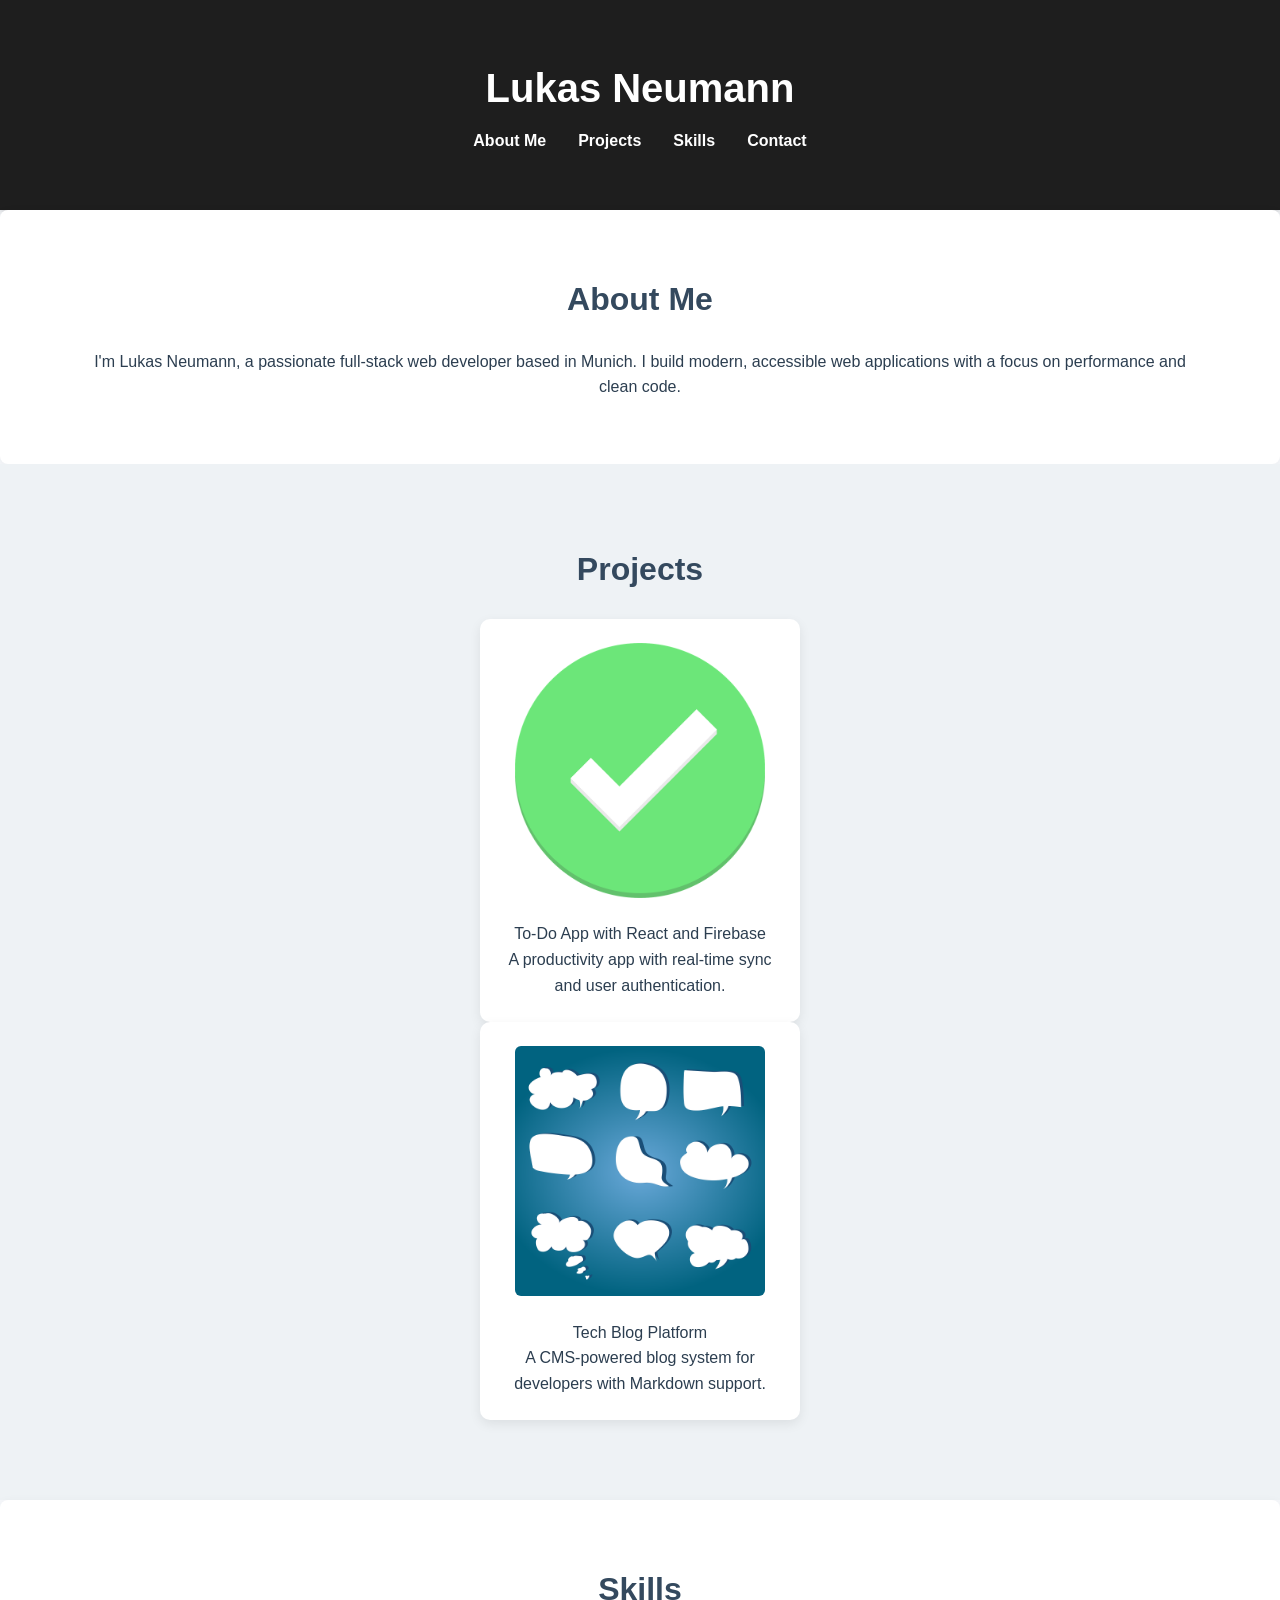
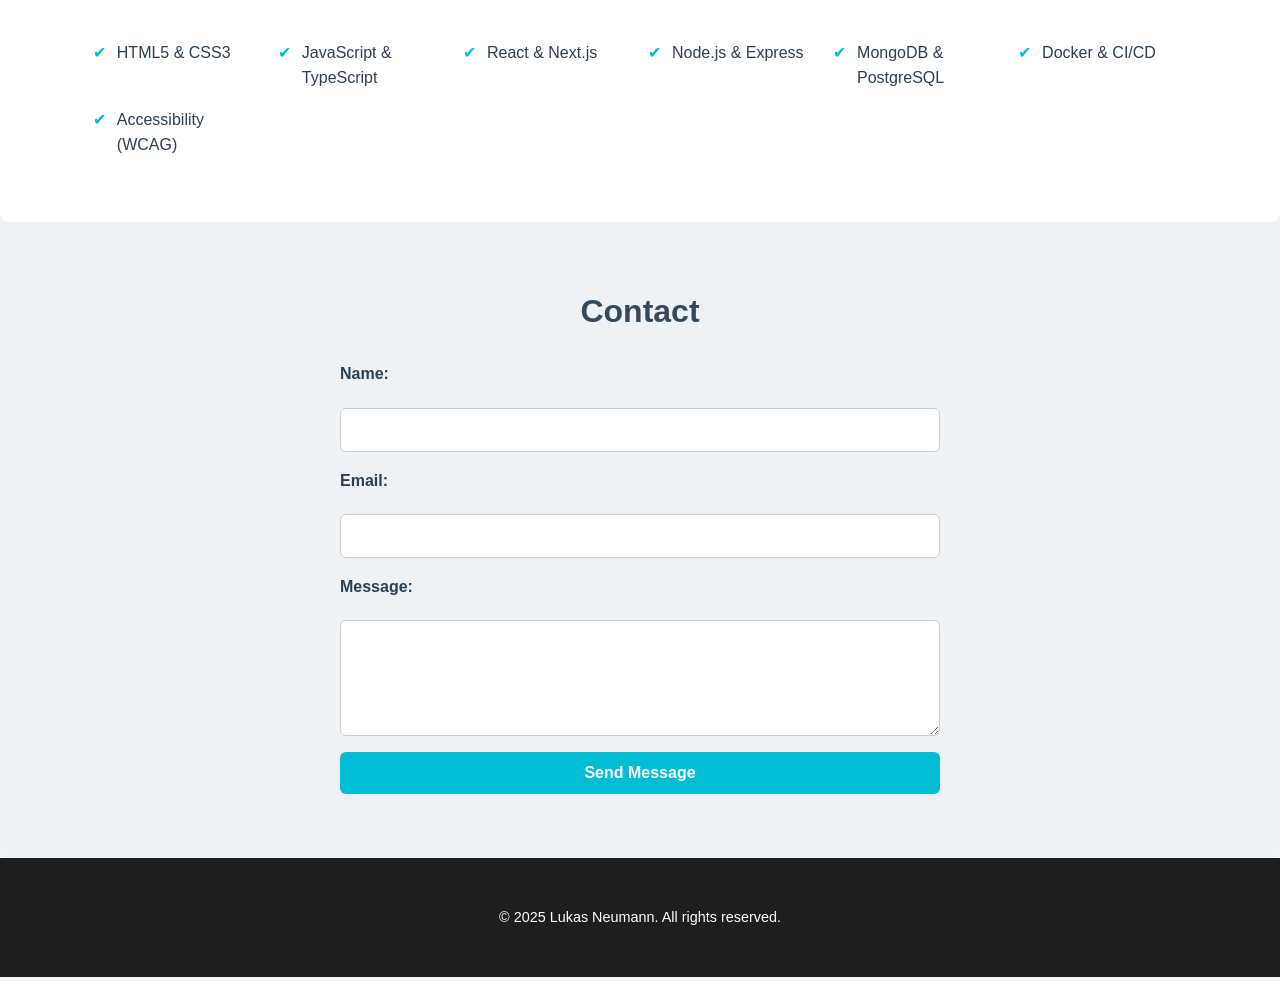
<file: index.html>
<!DOCTYPE html>
<html lang="en">
<head>
  <meta charset="UTF-8" />
  <meta name="viewport" content="width=device-width, initial-scale=1.0" />
  <meta name="description" content="Portfolio of Lukas Neumann, a full-stack web developer focused on modern and accessible web solutions." />
  <title>Lukas Neumann | Web Developer</title>
  <link rel="stylesheet" href="styles.css" />
</head>
<body>
  <header>
    <div class="container">
      <h1>Lukas Neumann</h1>
      <div class="hamburger" aria-label="Toggle navigation" role="button" tabindex="0">&#9776;</div>
      <nav role="navigation" aria-label="Main navigation">
        <ul>
          <li><a href="#about-me">About Me</a></li>
          <li><a href="#projects">Projects</a></li>
          <li><a href="#skills">Skills</a></li>
          <li><a href="#contact">Contact</a></li>
        </ul>
      </nav>
    </div>
  </header>

  <section id="about-me">
    <div class="container">
      <h2>About Me</h2>
      <p>I'm Lukas Neumann, a passionate full-stack web developer based in Munich. I build modern, accessible web applications with a focus on performance and clean code.</p>
    </div>
  </section>

  <section id="projects">
    <div class="container">
      <h2>Projects</h2>
      <article data-category="web">
        <figure>
          <img src="todo-app.png" alt="Screenshot of To-Do App" />
          <figcaption>To-Do App with React and Firebase</figcaption>
        </figure>
        <p>A productivity app with real-time sync and user authentication.</p>
      </article>
      <article data-category="blog">
        <figure>
          <img src="blog-platform.png" alt="Screenshot of Blog Platform" />
          <figcaption>Tech Blog Platform</figcaption>
        </figure>
        <p>A CMS-powered blog system for developers with Markdown support.</p>
      </article>
    </div>
  </section>

  <section id="skills">
    <div class="container">
      <h2>Skills</h2>
      <ul>
        <li>HTML5 & CSS3</li>
        <li>JavaScript & TypeScript</li>
        <li>React & Next.js</li>
        <li>Node.js & Express</li>
        <li>MongoDB & PostgreSQL</li>
        <li>Docker & CI/CD</li>
        <li>Accessibility (WCAG)</li>
      </ul>
    </div>
  </section>

  <section id="contact">
    <div class="container">
      <h2>Contact</h2>
      <form>
        <label for="name">Name:</label>
        <input type="text" id="name" name="name" required />

        <label for="email">Email:</label>
        <input type="email" id="email" name="email" required />

        <label for="message">Message:</label>
        <textarea id="message" name="message" rows="5" required></textarea>

        <button type="submit">Send Message</button>
      </form>
    </div>
  </section>

  <footer>
    <div class="container">
      <p>&copy; 2025 Lukas Neumann. All rights reserved.</p>
    </div>
  </footer>

  <script src="script.js"></script>
</body>
</html>
</file>
<file: styles.css>
/* Base Styles */
* {
  box-sizing: border-box;
  margin: 0;
  padding: 0;
}

body {
  font-family: 'Segoe UI', Tahoma, Geneva, Verdana, sans-serif;
  background-color: #f5f7fa;
  color: #2c3e50;
  line-height: 1.6;
}

.container {
  width: 90%;
  max-width: 1100px;
  margin: auto;
  padding: 2rem 0;
}

/* Header */
header {
  background-color: #1e1e1e;
  color: #fff;
  padding: 1.5rem 0;
  box-shadow: 0 2px 8px rgba(0,0,0,0.2);
}

header h1 {
  text-align: center;
  font-size: 2.5rem;
  margin-bottom: 0.5rem;
}

nav ul {
  list-style: none;
  display: flex;
  justify-content: center;
  gap: 2rem;
  flex-wrap: wrap;
}

nav a {
  color: #fff;
  text-decoration: none;
  font-weight: 600;
  transition: color 0.3s ease;
}

nav a:hover {
  color: #00bcd4;
}

.hamburger {
  display: none;
  font-size: 2rem;
  text-align: center;
  cursor: pointer;
  margin-top: 1rem;
}

/* Sections */
section {
  padding: 3rem 0;
}

section h2 {
  font-size: 2rem;
  margin-bottom: 1.5rem;
  text-align: center;
  color: #34495e;
}

/* About Me */
#about-me {
  background-color: #fff;
  border-radius: 8px;
  padding: 2rem;
  box-shadow: 0 2px 10px rgba(0,0,0,0.05);
  text-align: center;
}

/* Projects */
#projects {
  background-color: #eef2f5;
  display: flex;
  flex-direction: column;
  gap: 2rem;
}

#projects article {
  background-color: #fff;
  border-radius: 10px;
  box-shadow: 0 4px 12px rgba(0,0,0,0.08);
  padding: 1.5rem;
  max-width: 320px;
  margin: auto;
  text-align: center;
  transition: transform 0.3s ease;
}

#projects article:hover {
  transform: translateY(-5px);
}

#projects img {
  width: 100%;
  max-width: 250px;
  height: auto;
  border-radius: 6px;
  margin-bottom: 1rem;
}

/* Skills */
#skills {
  background-color: #fff;
  border-radius: 8px;
  padding: 2rem;
  box-shadow: 0 2px 10px rgba(0,0,0,0.05);
}

#skills ul {
  list-style: none;
  padding: 0;
  display: grid;
  grid-template-columns: repeat(auto-fit, minmax(150px, 1fr));
  gap: 1rem;
}

#skills li {
  position: relative;
  padding-left: 1.5rem;
  font-weight: 500;
}

#skills li::before {
  content: "✔";
  position: absolute;
  left: 0;
  color: #00bcd4;
}

/* Contact Form */
#contact {
  background-color: #eef2f5;
  border-radius: 8px;
  padding: 2rem;
}

form {
  max-width: 600px;
  margin: auto;
  display: flex;
  flex-direction: column;
  gap: 1rem;
}

label {
  font-weight: 600;
  margin-bottom: 0.3rem;
}

input, textarea {
  padding: 0.75rem;
  border: 1px solid #ccc;
  border-radius: 6px;
  font-size: 1rem;
  transition: border-color 0.3s ease;
}

input:focus, textarea:focus {
  border-color: #00bcd4;
  outline: none;
}

button {
  padding: 0.75rem;
  background-color: #00bcd4;
  color: #fff;
  border: none;
  border-radius: 6px;
  font-size: 1rem;
  font-weight: bold;
  cursor: pointer;
  transition: background-color 0.3s ease;
}

button:hover {
  background-color: #0097a7;
}

/* Footer */
footer {
  background-color: #1e1e1e;
  color: #fff;
  text-align: center;
  padding: 1rem 0;
  font-size: 0.9rem;
}

/* Lightbox */
.lightbox {
  position: fixed;
  top: 0;
  left: 0;
  width: 100%;
  height: 100%;
  background: rgba(0,0,0,0.8);
  display: flex;
  justify-content: center;
  align-items: center;
  z-index: 1000;
}

.lightbox-content {
  position: relative;
}

.lightbox img {
  max-width: 90vw;
  max-height: 80vh;
  border-radius: 8px;
}

.lightbox .close {
  position: absolute;
  top: -10px;
  right: -10px;
  font-size: 2rem;
  color: #fff;
  cursor: pointer;
}

/* Responsive Design */
@media (max-width: 768px) {
  nav ul {
    flex-direction: column;
    display: none;
  }

  nav ul.active {
    display: flex;
  }

  .hamburger {
    display: block;
  }

  #skills ul {
    grid-template-columns: repeat(auto-fit, minmax(120px, 1fr));
  }

  #projects {
    align-items: center;
  }
}

/* Transitions and Compatibility */
button, a, input, textarea {
  -webkit-transition: all 0.3s ease;
  -moz-transition: all 0.3s ease;
  transition: all 0.3s ease;
}
</file>
